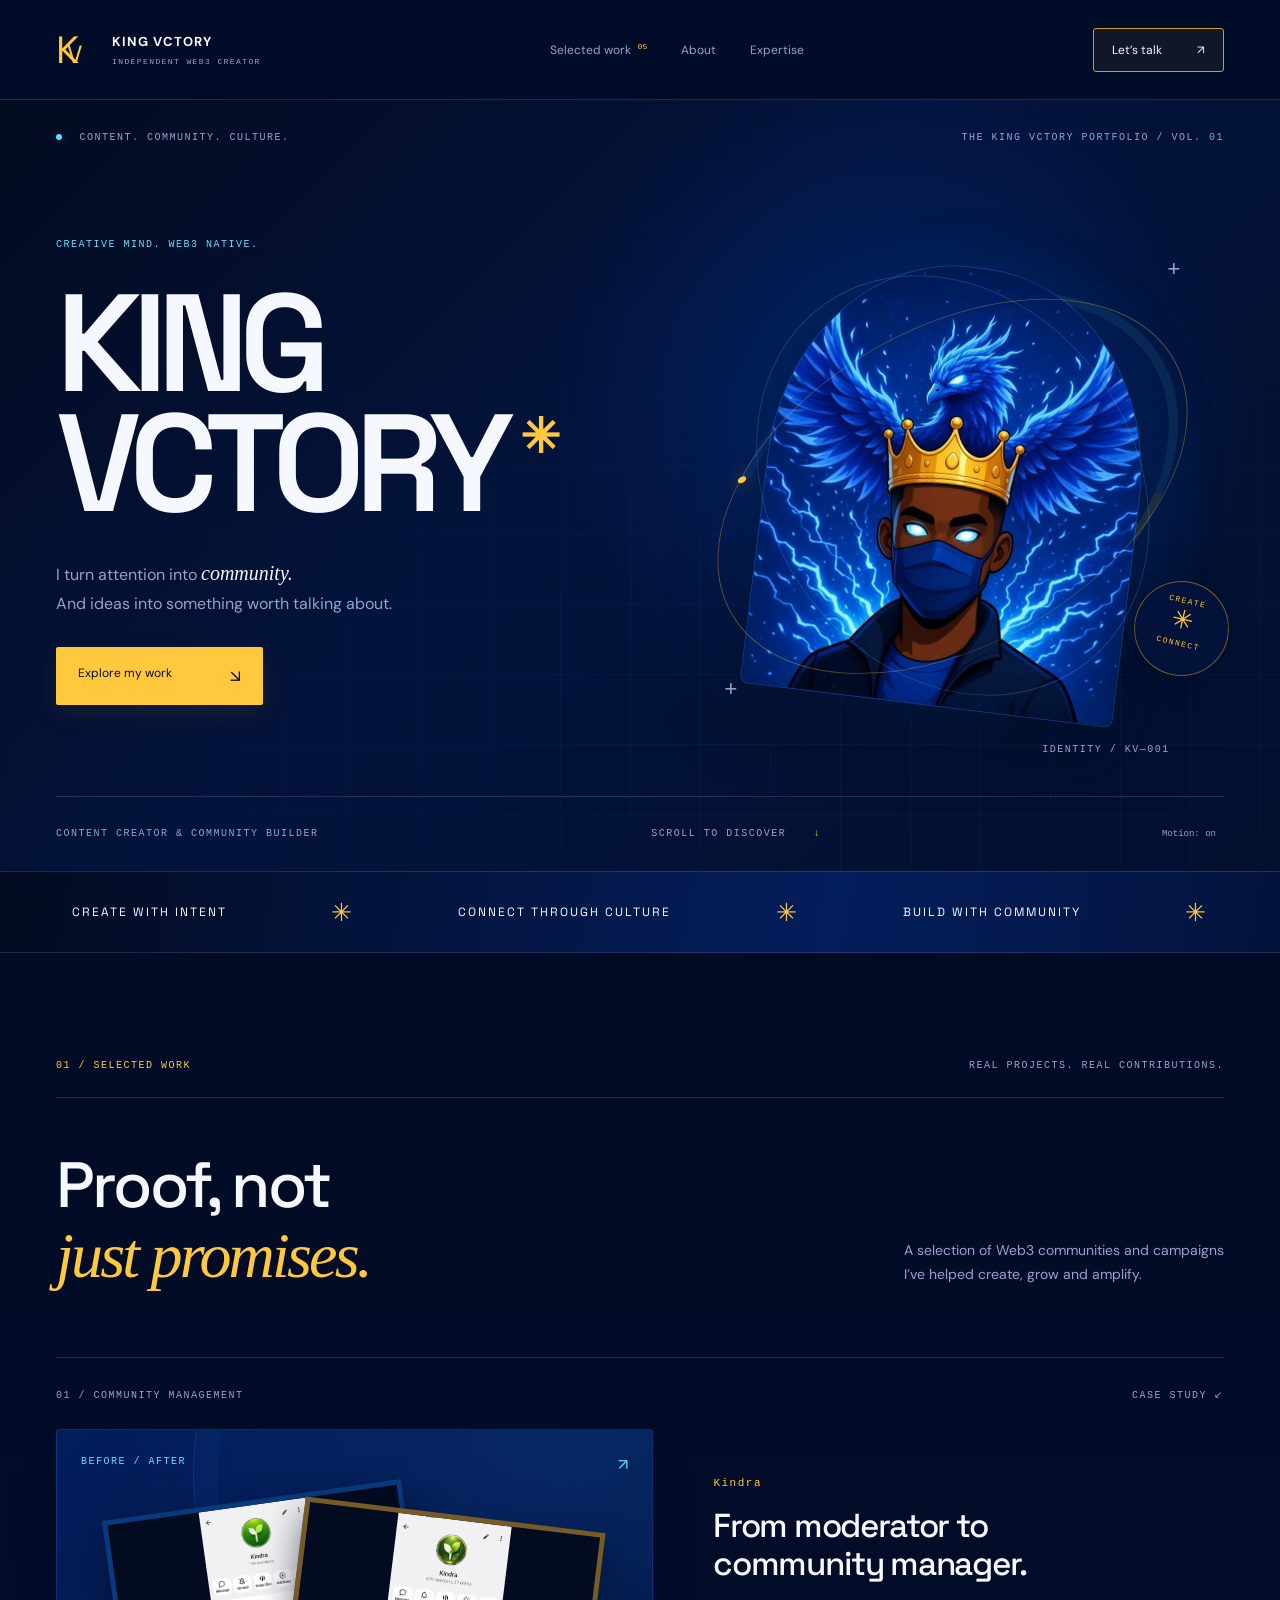
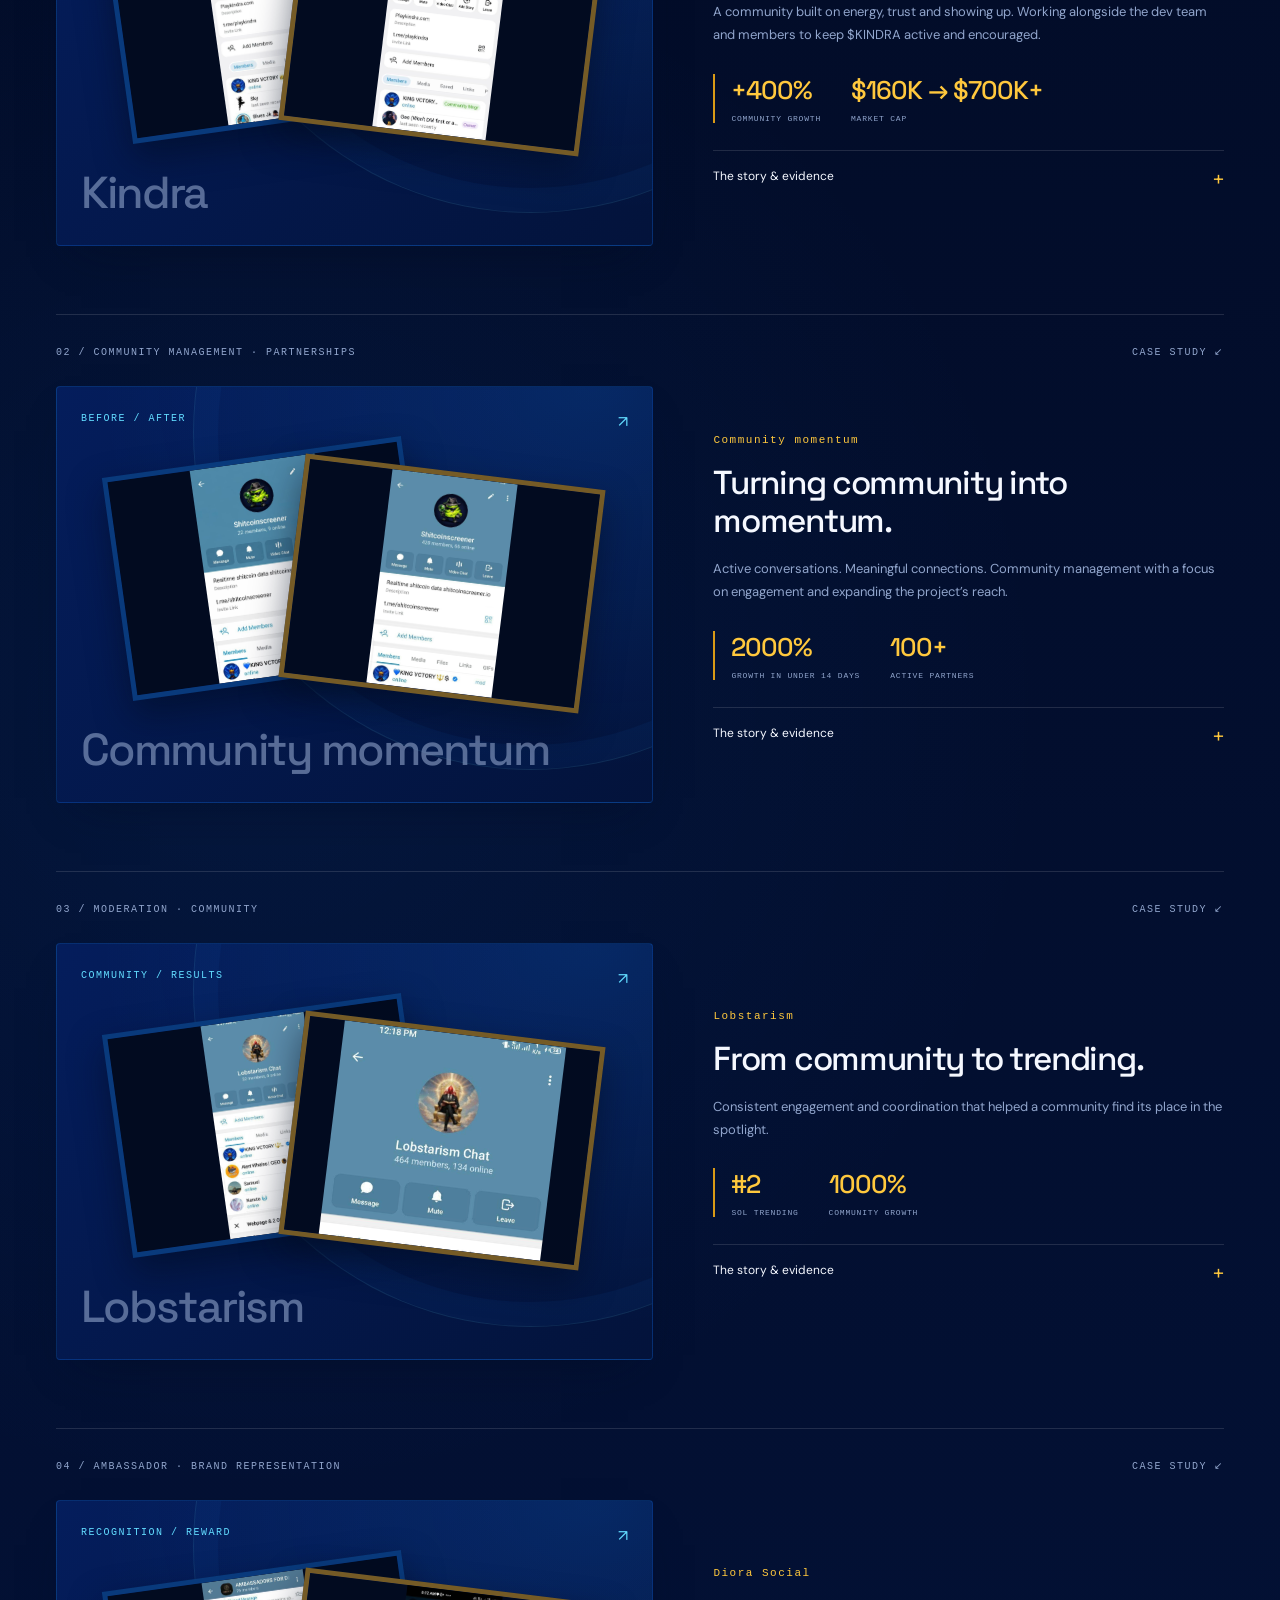
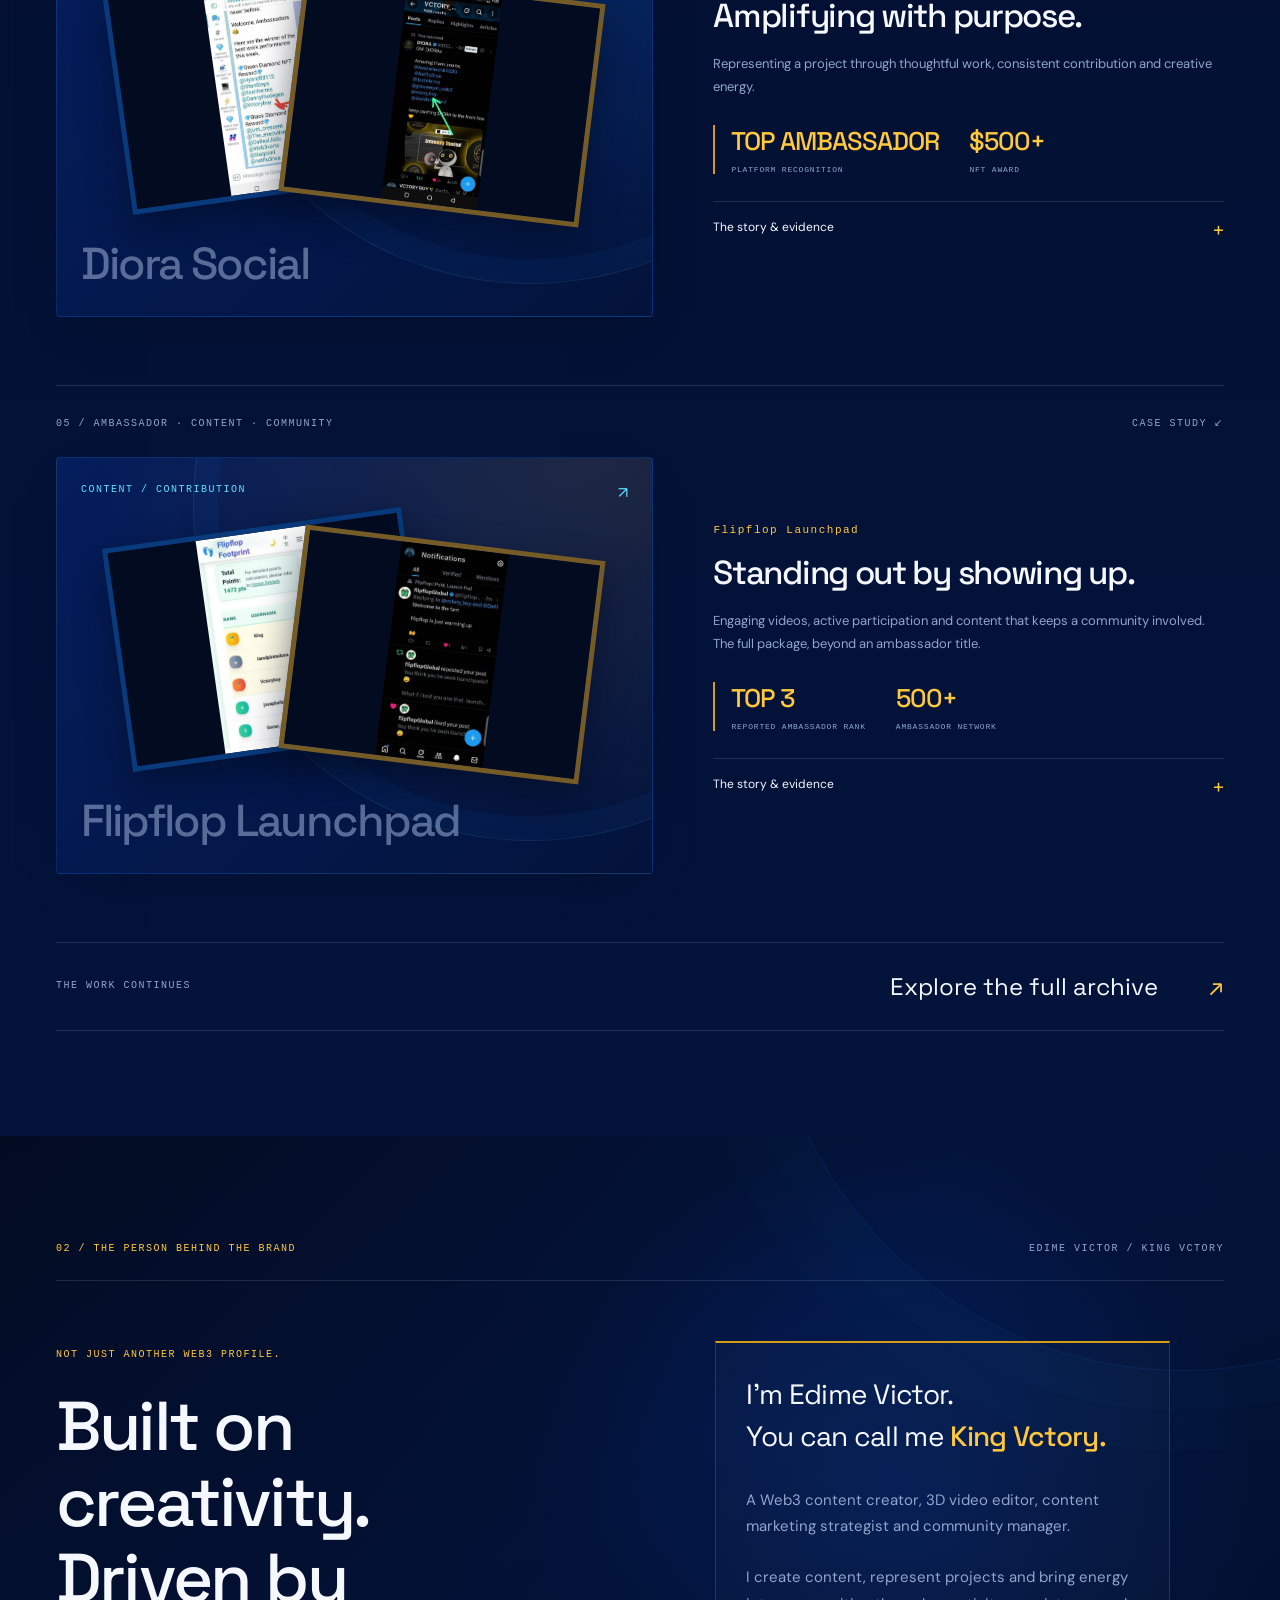
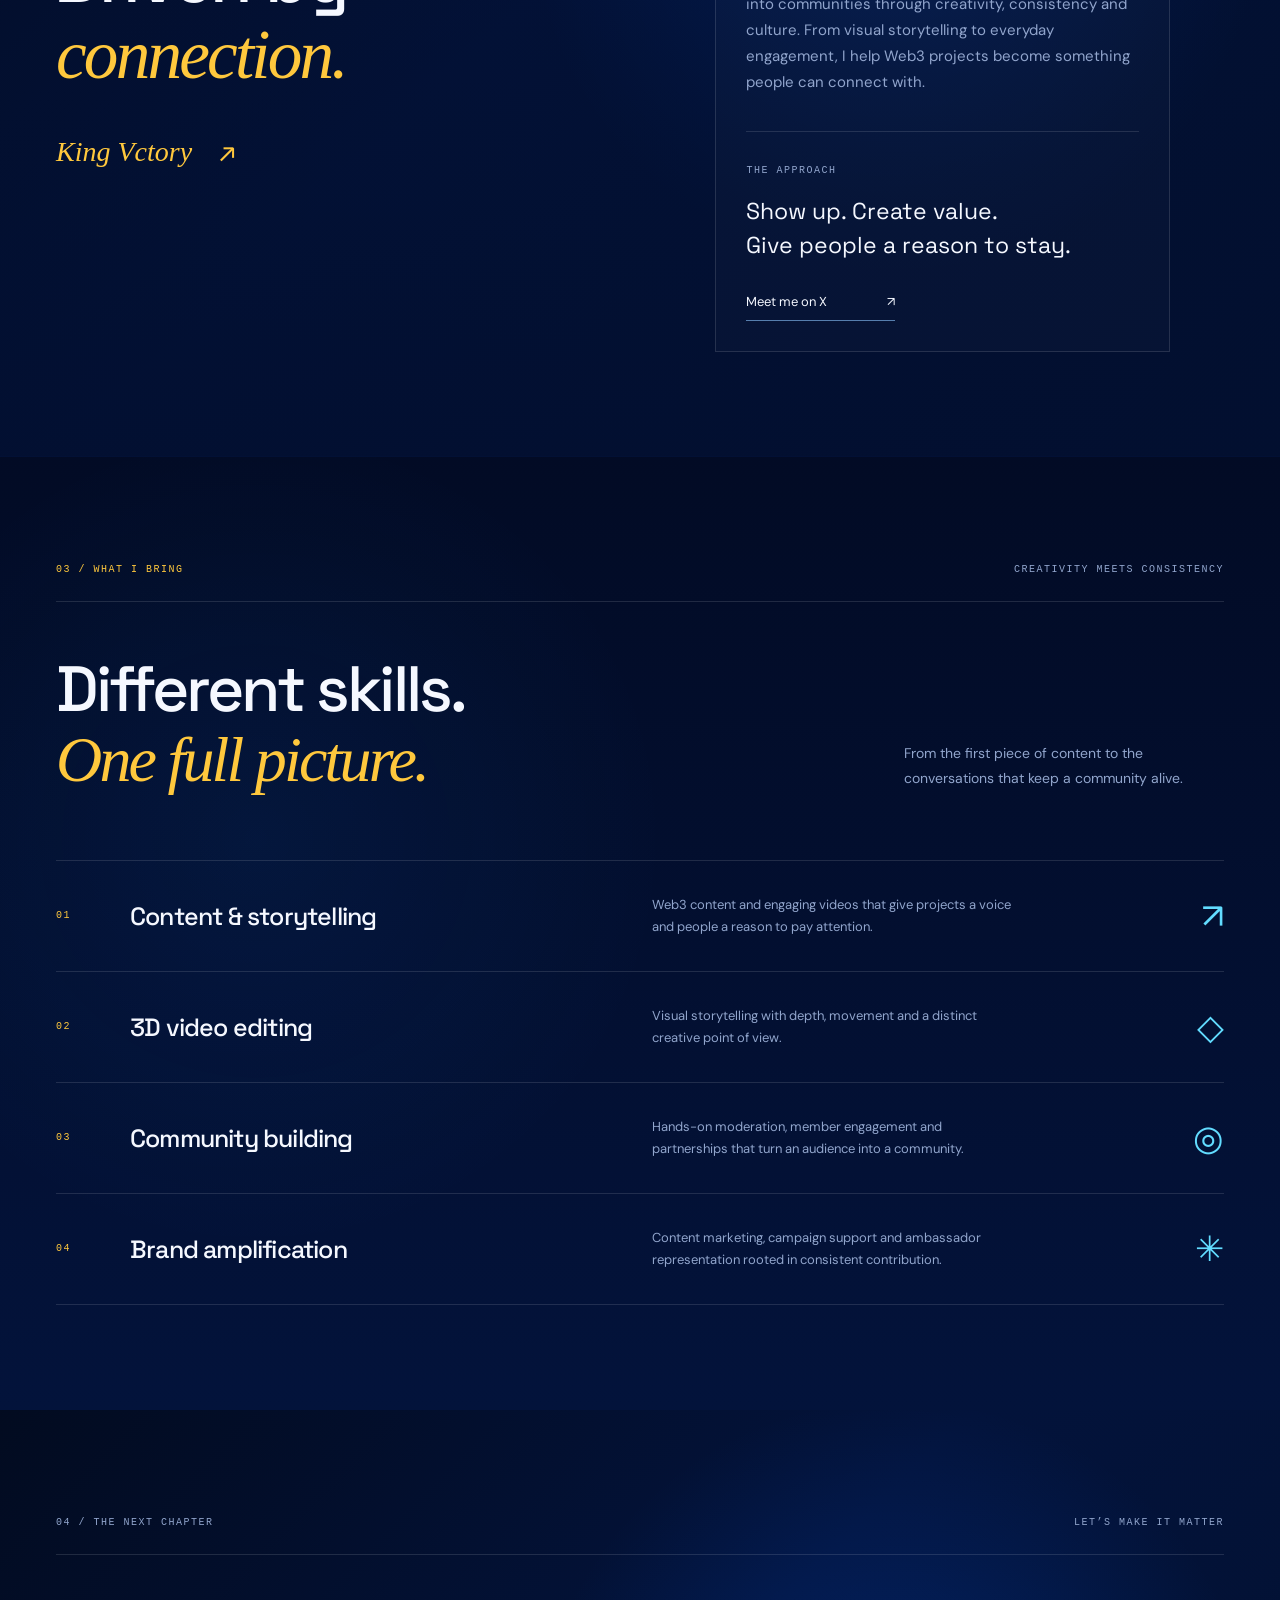
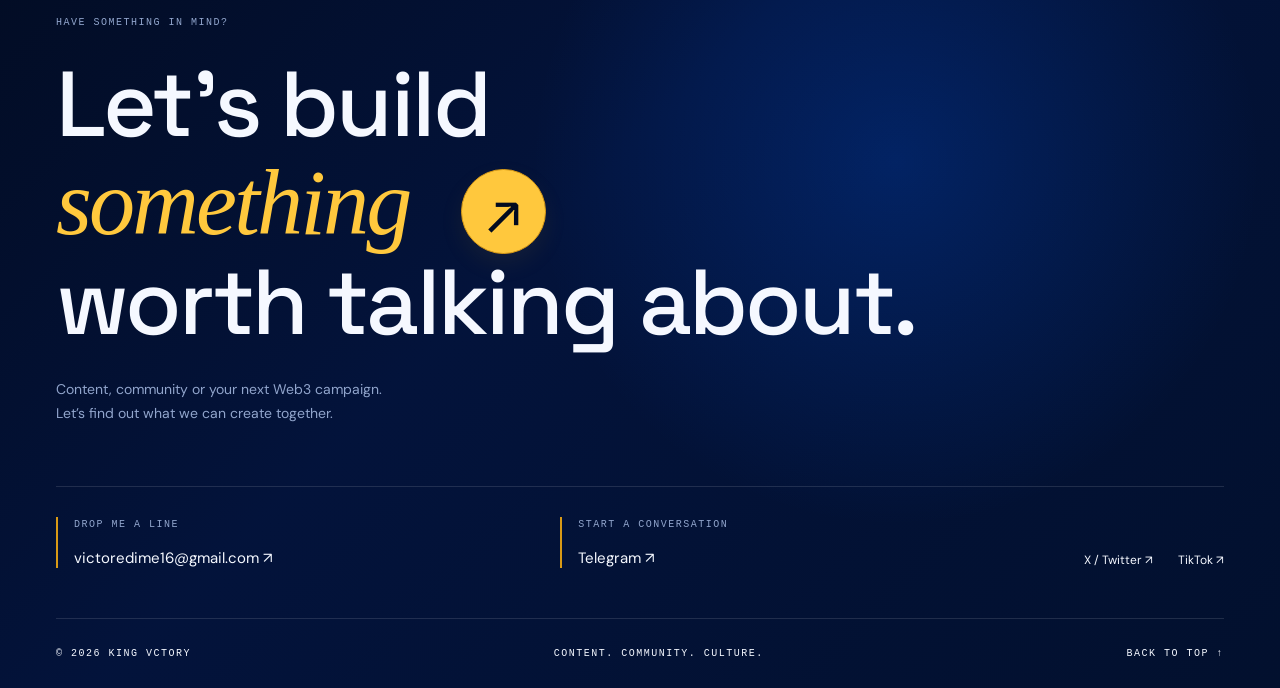
<file: index.html>
﻿<!DOCTYPE html>
<html lang="en">
<head>
<meta charset="UTF-8">
<meta name="viewport" content="width=device-width, initial-scale=1">
<meta name="theme-color" content="#03133b">
<title>King Vctory — Content. Community. Culture.</title>
<meta name="description" content="Edime Victor, known as King Vctory. Web3 content creator, 3D video editor, community manager and content marketing strategist. Explore selected work and collaborations.">
<meta property="og:title" content="King Vctory — Content. Community. Culture.">
<meta property="og:description" content="Turning attention into community. Selected Web3 projects by Edime Victor.">
<meta property="og:type" content="website">
<link rel="icon" href="favicon.svg" type="image/svg+xml">
<link rel="preconnect" href="https://fonts.googleapis.com">
<link rel="preconnect" href="https://fonts.gstatic.com" crossorigin>
<link href="https://fonts.googleapis.com/css2?family=DM+Sans:wght@400;450;500;600;700&family=Space+Grotesk:wght@400;500;600;700&display=swap" rel="stylesheet">
<link rel="stylesheet" href="style.css">
<script src="script.js" defer>
</script>
</head>
<body>
<a class="skip-link" href="#main">Skip to content</a>
<header class="navbar">
<a href="#home" class="brand" aria-label="King Vctory home">
<span class="brand-mark">K<span>V</span>
</span>
<span>KING VCTORY<span class="brand-sub">INDEPENDENT WEB3 CREATOR</span>
</span>
</a>
<nav aria-label="Main navigation">
<a href="#work">Selected work <sup>05</sup>
</a>
<a href="#about">About</a>
<a href="#services">Expertise</a>
</nav>
<a class="nav-contact" href="#contact">Let’s talk <span>↗</span>
</a>
</header>
<main id="main">
<section class="hero wrap" id="home" aria-labelledby="hero-title">
<div class="hero-top mono">
<span>
<i class="status-dot">
</i> CONTENT. COMMUNITY. CULTURE.</span>
<span class="hero-edition">THE KING VCTORY PORTFOLIO / VOL. 01</span>
</div>
<div class="hero-stage">
<div class="hero-copy">
<p class="eyebrow">CREATIVE MIND. WEB3 NATIVE.</p>
<h1 id="hero-title">
<span class="title-line">KING</span>
<span class="title-line title-second">VCTORY<span class="title-star" aria-hidden="true">✳</span>
</span>
</h1>
<p class="hero-description">I turn attention into <em>community.</em>
<br>And ideas into something worth talking about.</p>
<a href="#work" class="button magnetic">Explore my work <span>↘</span>
</a>
</div>
<div class="hero-art" aria-label="King Vctory character artwork">
<div class="art-grid" aria-hidden="true">
</div>
<div class="orbit orbit-one" aria-hidden="true">
</div>
<div class="orbit orbit-two" aria-hidden="true">
</div>
<div class="portrait">
<img src="king.jpg" alt="King Vctory’s crowned, blue-masked character with a phoenix" width="1024" height="1024" fetchpriority="high">
</div>
<span class="art-cross cross-one" aria-hidden="true">+</span>
<span class="art-cross cross-two" aria-hidden="true">+</span>
<span class="art-caption mono">IDENTITY / KV—001</span>
<span class="art-seal mono">CREATE<br>
<span>✳</span>
<br>CONNECT</span>
</div>
</div>
<div class="hero-bottom mono">
<span>CONTENT CREATOR & COMMUNITY BUILDER</span>
<a href="#about">SCROLL TO DISCOVER <span>↓</span>
</a>
<button id="motion-toggle" type="button" aria-pressed="false" hidden>Motion: on</button>
</div>
</section>
<div class="discipline-strip" aria-hidden="true">
<span>CREATE WITH INTENT</span>
<i>✳</i>
<span>CONNECT THROUGH CULTURE</span>
<i>✳</i>
<span>BUILD WITH COMMUNITY</span>
<i>✳</i>
</div>
<section id="work" class="work wrap section-space">
<div class="section-label mono">
<span>01 / SELECTED WORK</span>
<span>REAL PROJECTS. REAL CONTRIBUTIONS.</span>
</div>
<div class="section-heading reveal">
<h2>Proof, not<br>
<em>just promises.</em>
</h2>
<p>A selection of Web3 communities and campaigns I’ve helped create, grow and amplify.</p>
</div>
<div class="projects">
<article class="project reveal" id="project-1">
<div class="project-top">
<span class="mono">01 / COMMUNITY MANAGEMENT</span>
<span class="mono">CASE STUDY ↙</span>
</div>
<div class="project-layout">
<div class="project-visual crown">
<div class="visual-heading">
<span class="mono">BEFORE / AFTER</span>
<span aria-hidden="true">↗</span>
</div>
<div class="evidence-stack">
<a class="evidence evidence-0" href="kindra-before.jpg" data-viewer aria-label="Enlarge: Kindra community before growth">
<img src="kindra-before.jpg" alt="Kindra community before growth" loading="lazy" width="600" height="500">
<span>VIEW EVIDENCE ↗</span>
</a>
<a class="evidence evidence-1" href="kindra-after.jpg" data-viewer aria-label="Enlarge: Kindra community after growth">
<img src="kindra-after.jpg" alt="Kindra community after growth" loading="lazy" width="600" height="500">
<span>VIEW EVIDENCE ↗</span>
</a>
</div>
<span class="visual-name" aria-hidden="true">Kindra</span>
</div>
<div class="project-copy">
<span class="eyebrow">Kindra</span>
<h3>From moderator to community manager.</h3>
<p>A community built on energy, trust and showing up. Working alongside the dev team and members to keep $KINDRA active and encouraged.</p>
<dl class="metrics">
<div>
<dt>COMMUNITY GROWTH</dt>
<dd>+400%</dd>
</div>
<div>
<dt>MARKET CAP</dt>
<dd>$160K → $700K+</dd>
</div>
</dl>
<details>
<summary>The story & evidence <span>+</span>
</summary>
<div class="case-body">
<p>Entered as a moderator and became Community Manager, helping drive a 400% increase in community growth in less than a month. Working alongside the dev team and community, we pushed $KINDRA from a $160K market cap to $700K+.</p>
<div class="evidence-links">
<a href="kindra-before.jpg" data-viewer>Kindra community before growth ↗</a>
<a href="kindra-after.jpg" data-viewer>Kindra community after growth ↗</a>
</div>
</div>
</details>
</div>
</div>
</article>
<article class="project reveal" id="project-2">
<div class="project-top">
<span class="mono">02 / COMMUNITY MANAGEMENT · PARTNERSHIPS</span>
<span class="mono">CASE STUDY ↙</span>
</div>
<div class="project-layout">
<div class="project-visual royal">
<div class="visual-heading">
<span class="mono">BEFORE / AFTER</span>
<span aria-hidden="true">↗</span>
</div>
<div class="evidence-stack">
<a class="evidence evidence-0" href="project-2-before.jpg" data-viewer aria-label="Enlarge: Community before growth">
<img src="project-2-before.jpg" alt="Community before growth" loading="lazy" width="600" height="500">
<span>VIEW EVIDENCE ↗</span>
</a>
<a class="evidence evidence-1" href="project-2-after.jpg" data-viewer aria-label="Enlarge: Community after growth">
<img src="project-2-after.jpg" alt="Community after growth" loading="lazy" width="600" height="500">
<span>VIEW EVIDENCE ↗</span>
</a>
</div>
<span class="visual-name" aria-hidden="true">Community momentum</span>
</div>
<div class="project-copy">
<span class="eyebrow">Community momentum</span>
<h3>Turning community into momentum.</h3>
<p>Active conversations. Meaningful connections. Community management with a focus on engagement and expanding the project’s reach.</p>
<dl class="metrics">
<div>
<dt>GROWTH IN UNDER 14 DAYS</dt>
<dd>2000%</dd>
</div>
<div>
<dt>ACTIVE PARTNERS</dt>
<dd>100+</dd>
</div>
</dl>
<details>
<summary>The story & evidence <span>+</span>
</summary>
<div class="case-body">
<p>While managing the community, growth went up by 2000% in under 14 days. Beyond moderation, I brought in 100+ active partners, helping extend the project’s reach and create a more active, connected ecosystem.</p>
<div class="evidence-links">
<a href="project-2-before.jpg" data-viewer>Community before growth ↗</a>
<a href="project-2-after.jpg" data-viewer>Community after growth ↗</a>
</div>
</div>
</details>
</div>
</div>
</article>
<article class="project reveal" id="project-3">
<div class="project-top">
<span class="mono">03 / MODERATION · COMMUNITY</span>
<span class="mono">CASE STUDY ↙</span>
</div>
<div class="project-layout">
<div class="project-visual electric">
<div class="visual-heading">
<span class="mono">COMMUNITY / RESULTS</span>
<span aria-hidden="true">↗</span>
</div>
<div class="evidence-stack">
<a class="evidence evidence-0" href="project-3-before.jpg" data-viewer aria-label="Enlarge: Lobstarism before growth">
<img src="project-3-before.jpg" alt="Lobstarism before growth" loading="lazy" width="600" height="500">
<span>VIEW EVIDENCE ↗</span>
</a>
<a class="evidence evidence-1" href="project-3-after.jpg" data-viewer aria-label="Enlarge: Lobstarism growth results">
<img src="project-3-after.jpg" alt="Lobstarism growth results" loading="lazy" width="600" height="500">
<span>VIEW EVIDENCE ↗</span>
</a>
</div>
<span class="visual-name" aria-hidden="true">Lobstarism</span>
</div>
<div class="project-copy">
<span class="eyebrow">Lobstarism</span>
<h3>From community to trending.</h3>
<p>Consistent engagement and coordination that helped a community find its place in the spotlight.</p>
<dl class="metrics">
<div>
<dt>SOL TRENDING</dt>
<dd>#2</dd>
</div>
<div>
<dt>COMMUNITY GROWTH</dt>
<dd>1000%</dd>
</div>
</dl>
<details>
<summary>The story & evidence <span>+</span>
</summary>
<div class="case-body">
<p>Hired as a Moderator for Lobstarism, I helped push the project to #2 on Sol Trending through consistent community activity, engagement and coordination. The community grew by 1000% from when I was hired, with real and active members.</p>
<div class="evidence-links">
<a href="project-3-before.jpg" data-viewer>Lobstarism before growth ↗</a>
<a href="project-3-after.jpg" data-viewer>Lobstarism growth results ↗</a>
<a href="project-3-extra.jpg" data-viewer>Additional Lobstarism results ↗</a>
</div>
</div>
</details>
</div>
</div>
</article>
<article class="project reveal" id="project-4">
<div class="project-top">
<span class="mono">04 / AMBASSADOR · BRAND REPRESENTATION</span>
<span class="mono">CASE STUDY ↙</span>
</div>
<div class="project-layout">
<div class="project-visual deep">
<div class="visual-heading">
<span class="mono">RECOGNITION / REWARD</span>
<span aria-hidden="true">↗</span>
</div>
<div class="evidence-stack">
<a class="evidence evidence-0" href="project-4-before.jpg" data-viewer aria-label="Enlarge: Diora Social ambassador recognition">
<img src="project-4-before.jpg" alt="Diora Social ambassador recognition" loading="lazy" width="600" height="500">
<span>VIEW EVIDENCE ↗</span>
</a>
<a class="evidence evidence-1" href="project-4-after.jpg" data-viewer aria-label="Enlarge: Diora Social contribution recognition">
<img src="project-4-after.jpg" alt="Diora Social contribution recognition" loading="lazy" width="600" height="500">
<span>VIEW EVIDENCE ↗</span>
</a>
</div>
<span class="visual-name" aria-hidden="true">Diora Social</span>
</div>
<div class="project-copy">
<span class="eyebrow">Diora Social</span>
<h3>Amplifying with purpose.</h3>
<p>Representing a project through thoughtful work, consistent contribution and creative energy.</p>
<dl class="metrics">
<div>
<dt>PLATFORM RECOGNITION</dt>
<dd>TOP AMBASSADOR</dd>
</div>
<div>
<dt>NFT AWARD</dt>
<dd>$500+</dd>
</div>
</dl>
<details>
<summary>The story & evidence <span>+</span>
</summary>
<div class="case-body">
<p>As an Ambassador for Diora_Social, my consistency and contribution earned recognition as one of the platform’s best-performing Ambassadors. I received an NFT worth $500+ in recognition of the work.</p>
<div class="evidence-links">
<a href="project-4-before.jpg" data-viewer>Diora Social ambassador recognition ↗</a>
<a href="project-4-after.jpg" data-viewer>Diora Social contribution recognition ↗</a>
<a href="project-4-extra.jpg" data-viewer>Diora Social NFT reward ↗</a>
</div>
</div>
</details>
</div>
</div>
</article>
<article class="project reveal" id="project-5">
<div class="project-top">
<span class="mono">05 / AMBASSADOR · CONTENT · COMMUNITY</span>
<span class="mono">CASE STUDY ↙</span>
</div>
<div class="project-layout">
<div class="project-visual gold">
<div class="visual-heading">
<span class="mono">CONTENT / CONTRIBUTION</span>
<span aria-hidden="true">↗</span>
</div>
<div class="evidence-stack">
<a class="evidence evidence-0" href="project-5-image-1.jpg" data-viewer aria-label="Enlarge: Flipflop Launchpad ambassador work">
<img src="project-5-image-1.jpg" alt="Flipflop Launchpad ambassador work" loading="lazy" width="600" height="500">
<span>VIEW EVIDENCE ↗</span>
</a>
<a class="evidence evidence-1" href="project-5-image-2.jpg" data-viewer aria-label="Enlarge: Flipflop Launchpad ambassador achievement">
<img src="project-5-image-2.jpg" alt="Flipflop Launchpad ambassador achievement" loading="lazy" width="600" height="500">
<span>VIEW EVIDENCE ↗</span>
</a>
</div>
<span class="visual-name" aria-hidden="true">Flipflop Launchpad</span>
</div>
<div class="project-copy">
<span class="eyebrow">Flipflop Launchpad</span>
<h3>Standing out by showing up.</h3>
<p>Engaging videos, active participation and content that keeps a community involved. The full package, beyond an ambassador title.</p>
<dl class="metrics">
<div>
<dt>REPORTED AMBASSADOR RANK</dt>
<dd>TOP 3</dd>
</div>
<div>
<dt>AMBASSADOR NETWORK</dt>
<dd>500+</dd>
</div>
</dl>
<details>
<summary>The story & evidence <span>+</span>
</summary>
<div class="case-body">
<p>As an Ambassador for Flipflop Launchpad, I ranked in the top 3 among 500+ Ambassadors in the original portfolio. This came from highly active, engaging videos and content, keeping the community involved and representing the project wherever I could add value.</p>
<div class="evidence-links">
<a href="project-5-image-1.jpg" data-viewer>Flipflop Launchpad ambassador work ↗</a>
<a href="project-5-image-2.jpg" data-viewer>Flipflop Launchpad ambassador achievement ↗</a>
</div>
</div>
</details>
</div>
</div>
</article>
</div>
<a class="archive-link" href="https://t.me/KINGVICTORY_PROOFOFWORK" target="_blank" rel="noopener noreferrer">
<span class="mono">THE WORK CONTINUES</span>
<span>Explore the full archive <span>↗</span>
</span>
</a>
</section>
<section id="about" class="about section-space">
<div class="wrap">
<div class="section-label mono">
<span>02 / THE PERSON BEHIND THE BRAND</span>
<span>EDIME VICTOR / KING VCTORY</span>
</div>
<div class="about-grid">
<div class="about-heading reveal">
<span class="eyebrow">NOT JUST ANOTHER WEB3 PROFILE.</span>
<h2>Built on<br>creativity.<br>Driven by<br>
<em>connection.</em>
</h2>
<div class="signature">King Vctory <span>↗</span>
</div>
</div>
<div class="about-copy reveal">
<p class="large-copy">I’m Edime Victor.<br>You can call me <strong>King Vctory.</strong>
</p>
<p>A Web3 content creator, 3D video editor, content marketing strategist and community manager.</p>
<p>I create content, represent projects and bring energy into communities through creativity, consistency and culture. From visual storytelling to everyday engagement, I help Web3 projects become something people can connect with.</p>
<div class="principle">
<span class="mono">THE APPROACH</span>
<p>Show up. Create value.<br>Give people a reason to stay.</p>
</div>
<a class="text-link" href="https://x.com/KINGVCTORY" target="_blank" rel="noopener noreferrer">Meet me on X <span>↗</span>
</a>
</div>
</div>
</div>
</section>
<section id="services" class="expertise wrap section-space">
<div class="section-label mono">
<span>03 / WHAT I BRING</span>
<span>CREATIVITY MEETS CONSISTENCY</span>
</div>
<div class="section-heading reveal">
<h2>Different skills.<br>
<em>One full picture.</em>
</h2>
<p>From the first piece of content to the conversations that keep a community alive.</p>
</div>
<div class="expertise-list">
<article class="expertise-row reveal">
<span class="mono">01</span>
<h3>Content & storytelling</h3>
<p>Web3 content and engaging videos that give projects a voice and people a reason to pay attention.</p>
<span class="service-symbol" aria-hidden="true">↗</span>
</article>
<article class="expertise-row reveal">
<span class="mono">02</span>
<h3>3D video editing</h3>
<p>Visual storytelling with depth, movement and a distinct creative point of view.</p>
<span class="service-symbol" aria-hidden="true">◇</span>
</article>
<article class="expertise-row reveal">
<span class="mono">03</span>
<h3>Community building</h3>
<p>Hands-on moderation, member engagement and partnerships that turn an audience into a community.</p>
<span class="service-symbol" aria-hidden="true">◎</span>
</article>
<article class="expertise-row reveal">
<span class="mono">04</span>
<h3>Brand amplification</h3>
<p>Content marketing, campaign support and ambassador representation rooted in consistent contribution.</p>
<span class="service-symbol" aria-hidden="true">✳</span>
</article>
</div>
</section>
<section id="contact" class="contact section-space">
<div class="wrap">
<div class="section-label mono">
<span>04 / THE NEXT CHAPTER</span>
<span>LET’S MAKE IT MATTER</span>
</div>
<div class="contact-heading reveal">
<p class="eyebrow">HAVE SOMETHING IN MIND?</p>
<h2>Let’s build<br>
<em>something</em> <a class="contact-arrow magnetic" href="mailto:victoredime16@gmail.com" aria-label="Email King Vctory">↗</a>
<br>worth talking about.</h2>
<p>Content, community or your next Web3 campaign.<br>Let’s find out what we can create together.</p>
</div>
<div class="contact-links">
<a href="mailto:victoredime16@gmail.com">
<span class="mono">DROP ME A LINE</span>
<span>victoredime16@gmail.com ↗</span>
</a>
<a href="https://t.me/KINGVCTORY" target="_blank" rel="noopener noreferrer">
<span class="mono">START A CONVERSATION</span>
<span>Telegram ↗</span>
</a>
<div class="social-links">
<a href="https://x.com/KINGVCTORY" target="_blank" rel="noopener noreferrer">X / Twitter ↗</a>
<a href="https://www.tiktok.com/@kingvctory" target="_blank" rel="noopener noreferrer">TikTok ↗</a>
</div>
</div>
<footer class="mono">
<a href="#home">© <span id="year">2026</span> KING VCTORY</a>
<span>CONTENT. COMMUNITY. CULTURE.</span>
<a href="#home">BACK TO TOP ↑</a>
</footer>
</div>
</section>
</main>
<dialog id="image-viewer" aria-labelledby="viewer-caption">
<button class="viewer-close" type="button" aria-label="Close image viewer">Close ×</button>
<img alt="">
<p id="viewer-caption">
</p>
</dialog>
</body>
</html>
</file>
<file: style.css>
/* King Vctory — original deployed navy, electric blue and gold identity. */
:root {
  --bg:#03133b;
  --surface:#041d5c;
  --text:#f5f8ff;
  --muted:#91a5cc;
  --accent:#ffc83d;
  --line:rgba(255,255,255,.12);
  --display:'Space Grotesk',Arial,sans-serif;
  --body:'DM Sans',Arial,sans-serif
}
* {
  box-sizing:border-box
}
html {
  scroll-behavior:smooth;
  scroll-padding-top:100px
}
body {
  margin:0;
  background:var(--bg);
  color:var(--text);
  font-family:var(--body);
  -webkit-font-smoothing:antialiased
}
body.modal-open {
  overflow:hidden
}
a {
  color:inherit;
  text-decoration:none
}
button {
  font:inherit;
  color:inherit
}
button,a,summary {
  -webkit-tap-highlight-color:transparent
}
button,summary {
  cursor:pointer
}
button {
  background:none;
  border:0
}
a:focus-visible,button:focus-visible,summary:focus-visible {
  outline:2px solid var(--accent);
  outline-offset:6px
}
::selection {
  background:var(--accent);
  color:var(--bg)
}
img {
  display:block;
  max-width:100%
}
p {
  line-height:1.75
}
h1,h2,h3,p {
  margin:0
}
h1,h2,h3 {
  font-family:var(--display);
  font-weight:500
}
em {
  font-family:Georgia,serif;
  font-weight:400;
  color:var(--accent)
}
.wrap {
  width:calc(100% - 112px);
  max-width:1440px;
  margin-inline:auto
}
.mono,.eyebrow {
  font-family:monospace;
  font-size:10px;
  letter-spacing:1.5px;
  line-height:1.6
}
.eyebrow {
  color:var(--accent)
}
.skip-link {
  position:fixed;
  top:-80px;
  left:20px;
  background:var(--accent);
  color:var(--ink);
  padding:15px;
  z-index:100
}
.skip-link:focus {
  top:10px
}
.navbar {
  height:100px;
  padding:0 56px;
  display:flex;
  align-items:center;
  justify-content:space-between;
  border-bottom:1px solid var(--line);
  gap:25px;
  background:var(--bg);
  position:relative;
  z-index:5
}
.brand {
  display:flex;
  gap:13px;
  align-items:center;
  font-size:13px;
  font-weight:700;
  letter-spacing:1px
}
.brand-sub {
  display:block;
  color:var(--muted);
  font:8px monospace;
  letter-spacing:1.4px;
  margin-top:7px
}
.brand-mark {
  font:38px var(--display);
  letter-spacing:-12px;
  width:43px;
  color:var(--accent)
}
.brand-mark span {
  font-size:25px
}
.navbar nav {
  display:flex;
  gap:34px;
  font-size:12px;
  color:#e1efff
}
.navbar nav a:hover,.text-link:hover {
  color:var(--accent)
}
sup {
  font:8px monospace;
  color:var(--accent);
  margin-left:4px
}
.nav-contact {
  border:1px solid #91caff99;
  padding:13px 18px;
  border-radius:3px;
  font-size:12px;
  display:flex;
  gap:35px
}
.nav-contact:hover {
  background:var(--accent);
  color:var(--bg)
}
.hero-top {
  display:flex;
  justify-content:space-between;
  color:var(--muted);
  padding:30px 0
}
.status-dot {
  display:inline-block;
  width:6px;
  height:6px;
  background:var(--accent);
  border-radius:50%;
  margin-right:10px
}
.hero-stage {
  position:relative;
  min-height:620px;
  display:grid;
  grid-template-columns:1.15fr 1fr;
  align-items:center
}
.hero-copy {
  position:relative;
  z-index:2;
  padding:35px 0 65px;
  pointer-events:none
}
.hero-copy a {
  pointer-events:auto
}
.hero h1 {
  font-size:clamp(82px,10.8vw,166px);
  line-height:.87;
  letter-spacing:-.075em;
  margin:30px 0 32px;
  font-weight:600
}
.title-line {
  display:block
}
.title-second {
  white-space:nowrap
}
.title-star {
  font-size:.35em;
  vertical-align:top;
  line-height:1.4;
  color:var(--accent);
  display:inline-block;
  margin-left:15px
}
.hero-description {
  color:#dcecff;
  font-size:16px;
  line-height:1.7
}
.hero-description em {
  font-size:20px;
  color:var(--text)
}
.button {
  display:inline-flex;
  background:var(--gold);
  color:#011955;
  gap:58px;
  padding:18px 22px;
  font-size:12px;
  margin-top:30px;
  border-radius:2px;
  transition:background .2s,transform .25s
}
.button:hover {
  background:#ffdf73
}
.button span {
  font-size:17px
}
.hero-art {
  position:relative;
  min-width:0;
  aspect-ratio:1;
  display:grid;
  place-items:center;
  perspective:900px;
  isolation:isolate
}
.art-grid {
  position:absolute;
  inset:0;
  background-image:linear-gradient(#8ddcff20 1px,transparent 1px),linear-gradient(90deg,#8ddcff20 1px,transparent 1px);
  background-size:52px 52px;
  mask-image:radial-gradient(ellipse,#000,transparent 70%)
}
.portrait {
  width:69%;
  aspect-ratio:.85;
  border-radius:48% 48% 8px 8px;
  overflow:hidden;
  transform:rotate(7deg);
  border:1px solid #f9c72c99;
  box-shadow:0 25px 75px #01237355;
  transition:transform .6s cubic-bezier(.2,.7,.2,1)
}
.portrait img {
  height:100%;
  width:100%;
  object-fit:cover;
  filter:none;
  opacity:1
}
.orbit {
  position:absolute;
  inset:3%;
  border:1px solid #f9c72c99;
  border-radius:50%;
  pointer-events:none;
  z-index:2
}
.orbit-one {
  transform:rotate(-30deg) scaleY(.62);
  animation:orbit 26s linear infinite
}
.orbit-two {
  inset:9%;
  transform:rotate(55deg) scaleY(.82);
  border-color:#94dfff88
}
.orbit-one:after {
  content:'';
  width:9px;
  height:9px;
  border-radius:50%;
  background:var(--accent);
  position:absolute;
  left:14%;
  top:14%;
  box-shadow:0 0 20px #f9c72c99
}
.art-cross {
  position:absolute;
  color:#a9eaff;
  font:22px monospace
}
.cross-one {
  top:8%;
  right:8%
}
.cross-two {
  bottom:10%;
  left:8%
}
.art-caption {
  position:absolute;
  bottom:0;
  right:10%;
  color:var(--muted)
}
.art-seal {
  position:absolute;
  right:-5px;
  bottom:15%;
  border:1px solid #f9c72c;
  background:var(--bg);
  border-radius:50%;
  width:95px;
  height:95px;
  text-align:center;
  padding:13px;
  font-size:8px;
  transform:rotate(13deg)
}
.art-seal span {
  font-size:26px;
  line-height:1.15;
  color:var(--accent)
}
.hero-bottom {
  display:flex;
  justify-content:space-between;
  align-items:center;
  border-top:1px solid var(--line);
  padding:24px 0;
  color:var(--muted);
  gap:20px
}
.hero-bottom a span {
  margin-left:20px;
  color:var(--accent)
}
#motion-toggle {
  font:9px monospace;
  color:var(--muted);
  padding:8px
}
.discipline-strip {
  border-block:1px solid var(--line);
  background:#f9c72c;
  padding:24px 32px;
  display:flex;
  justify-content:space-around;
  gap:25px;
  align-items:center;
  font:12px var(--display);
  letter-spacing:2px
}
.discipline-strip i {
  color:var(--accent);
  font-size:25px;
  font-style:normal
}
.section-space {
  padding-top:105px;
  padding-bottom:105px
}
.section-label {
  display:flex;
  justify-content:space-between;
  color:var(--muted);
  gap:24px;
  border-bottom:1px solid var(--line);
  padding-bottom:23px
}
.section-label span:first-child {
  color:var(--accent)
}
.section-heading {
  display:flex;
  justify-content:space-between;
  align-items:end;
  gap:40px;
  margin:52px 0 65px
}
h2 {
  font-size:clamp(40px,5vw,76px);
  line-height:1.1;
  letter-spacing:-2.8px
}
.section-heading>p {
  max-width:320px;
  color:var(--muted);
  font-size:14px;
  padding-bottom:5px
}
.project {
  padding-top:30px;
  border-top:1px solid var(--line);
  margin-bottom:68px
}
.project-top {
  display:flex;
  justify-content:space-between;
  color:var(--muted);
  gap:20px;
  margin-bottom:25px
}
.project-layout {
  display:grid;
  grid-template-columns:1.17fr 1fr;
  gap:60px;
  align-items:center
}
.project-visual {
  min-height:400px;
  position:relative;
  overflow:hidden;
  background:#0951cd;
  padding:24px;
  display:flex;
  flex-direction:column;
  justify-content:space-between
}
.project-visual.royal {
  background:#0335ab
}
.project-visual.electric {
  background:#106fe7
}
.project-visual.deep {
  background:#022c8e
}
.project-visual.gold {
  background:#f9c72c
}
.visual-heading {
  display:flex;
  justify-content:space-between;
  position:relative;
  z-index:2;
  color:#f5faff
}
.evidence-stack {
  height:265px;
  position:relative;
  width:100%;
  max-width:530px;
  align-self:center;
  margin:12px 0
}
.evidence {
  width:57%;
  height:225px;
  position:absolute;
  top:12px;
  left:5%;
  transform:rotate(-8deg);
  background:#022c8e;
  box-shadow:0 18px 35px #01195544;
  border:5px solid #71b8ff;
  overflow:hidden;
  transition:transform .5s
}
.evidence img {
  width:100%;
  height:100%;
  object-fit:contain;
  background:#012373
}
.evidence-1 {
  left:38%;
  top:27px;
  transform:rotate(7deg);
  border-color:#f9c72c
}
.evidence span {
  position:absolute;
  bottom:0;
  left:0;
  right:0;
  font:9px monospace;
  background:#012373f2;
  color:var(--text);
  padding:10px;
  text-align:center;
  opacity:0;
  transition:opacity .3s
}
.evidence:hover,.evidence:focus-visible {
  transform:rotate(0) translateY(-8px);
  z-index:3
}
.evidence:hover span,.evidence:focus-visible span {
  opacity:1
}
.visual-name {
  font:500 clamp(26px,3.5vw,53px) var(--display);
  letter-spacing:-2px;
  color:#d9edff99;
  white-space:nowrap
}
.project-copy>.eyebrow {
  font-size:11px
}
.project h3 {
  font-size:clamp(25px,2.6vw,40px);
  line-height:1.15;
  letter-spacing:-1.3px;
  margin:14px 0 18px;
  max-width:430px
}
.project-copy>p,.case-body p {
  color:var(--muted);
  font-size:13px
}
.metrics {
  display:flex;
  gap:30px;
  margin:27px 0
}
.metrics>div {
  display:flex;
  flex-direction:column-reverse;
  gap:8px
}
.metrics dt {
  font:8px monospace;
  letter-spacing:.8px;
  color:var(--muted)
}
.metrics dd {
  margin:0;
  color:var(--accent);
  font:500 clamp(18px,2vw,28px) var(--display);
  letter-spacing:-1px
}
details {
  border-top:1px solid var(--line)
}
summary {
  list-style:none;
  display:flex;
  justify-content:space-between;
  font-size:12px;
  padding:17px 0
}
summary::-webkit-details-marker {
  display:none
}
summary span {
  font-size:20px;
  color:var(--accent);
  line-height:1;
  transition:transform .3s
}
details[open] summary span {
  transform:rotate(45deg)
}
.case-body {
  padding-bottom:12px
}
.evidence-links {
  display:grid;
  gap:10px;
  margin-top:15px;
  font-size:12px;
  text-decoration:underline;
  text-underline-offset:4px
}
.archive-link {
  border-block:1px solid var(--line);
  padding:28px 0;
  display:flex;
  justify-content:space-between;
  align-items:center;
  gap:20px
}
.archive-link>.mono {
  color:var(--muted)
}
.archive-link>span:last-child {
  font:24px var(--display)
}
.archive-link>span:last-child>span {
  margin-left:45px;
  color:var(--accent)
}
.about {
  background:#0951cd
}
.about-grid {
  display:grid;
  grid-template-columns:1.1fr 1fr;
  gap:100px;
  margin-top:60px
}
.about h2 {
  margin-top:25px;
  font-size:clamp(48px,5.4vw,82px)
}
.signature {
  font:italic 28px Georgia,serif;
  color:var(--accent);
  margin-top:40px
}
.signature span {
  font:28px var(--display);
  margin-left:20px
}
.about-copy {
  padding-top:15px;
  max-width:455px
}
.about-copy>p {
  font-size:15px;
  color:var(--muted);
  margin-bottom:25px
}
.about-copy>.large-copy {
  font:28px/1.5 var(--display);
  letter-spacing:-.7px;
  color:var(--text);
  margin-bottom:30px
}
.large-copy strong {
  font-weight:500;
  color:var(--accent)
}
.principle {
  border-top:1px solid var(--line);
  padding-top:25px;
  margin-top:35px
}
.principle>.mono {
  color:var(--muted)
}
.principle p {
  font:23px/1.5 var(--display);
  margin-top:15px
}
.text-link {
  display:inline-flex;
  gap:60px;
  margin-top:30px;
  font-size:13px;
  border-bottom:1px solid #8dc7ff99;
  padding-bottom:10px
}
.expertise-row {
  display:grid;
  grid-template-columns:50px 1fr 1fr 50px;
  gap:24px;
  align-items:center;
  padding:32px 0;
  border-top:1px solid var(--line);
  transition:padding .3s,background .3s
}
.expertise-row:last-child {
  border-bottom:1px solid var(--line)
}
.expertise-row>.mono {
  color:var(--accent)
}
.expertise-row h3 {
  font-size:25px;
  letter-spacing:-.8px
}
.expertise-row p {
  color:var(--muted);
  font-size:13px;
  max-width:360px
}
.service-symbol {
  font-size:35px;
  text-align:right;
  color:var(--accent)
}
.expertise-row:hover {
  background:#b9e5ff14;
  padding-inline:12px
}
.contact {
  background:#f9c72c;
  color:#011955;
  padding-bottom:0
}
.contact .section-label {
  border-color:#0335ab44;
  color:#022c8e
}
.contact .section-label span:first-child,.contact .eyebrow {
  color:#022c8e
}
.contact-heading {
  margin:60px 0
}
.contact h2 {
  font-size:clamp(43px,7.2vw,106px);
  line-height:1.06;
  margin:25px 0
}
.contact h2 em {
  color:inherit
}
.contact-arrow {
  display:inline-flex;
  align-items:center;
  justify-content:center;
  width:85px;
  height:85px;
  border:1px solid #0335ab88;
  border-radius:50%;
  font:60px var(--display);
  vertical-align:middle;
  margin-left:30px;
  transition:background .25s,transform .25s
}
.contact-arrow:hover {
  background:#011955;
  color:#f9c72c
}
.contact-heading>p:last-child {
  font-size:14px;
  color:#022c8e
}
.contact-links {
  display:grid;
  grid-template-columns:1.5fr 1fr 1fr;
  padding:30px 0 50px;
  border-top:1px solid #0335ab44;
  gap:25px
}
.contact-links>a {
  display:grid;
  gap:15px;
  align-content:start;
  font-size:15px
}
.contact-links .mono {
  color:#022c8e
}
.social-links {
  display:flex;
  gap:25px;
  justify-content:end;
  align-items:end;
  font-size:12px
}
.contact a:hover {
  text-decoration:underline;
  text-underline-offset:5px
}
footer {
  border-top:1px solid #0335ab44;
  display:flex;
  justify-content:space-between;
  padding:27px 0;
  gap:20px;
  font-size:9px
}
dialog {
  border:1px solid var(--line);
  background:var(--bg);
  color:var(--text);
  padding:55px 24px 18px;
  max-width:95vw;
  max-height:94vh;
  position:fixed
}
dialog::backdrop {
  background:#011955dd;
  backdrop-filter:blur(6px)
}
dialog img {
  max-height:72vh;
  max-width:85vw;
  width:auto;
  margin:auto;
  object-fit:contain
}
.viewer-close {
  position:absolute;
  right:18px;
  top:15px;
  padding:6px 12px;
  border:1px solid var(--line)
}
#viewer-caption {
  font-size:12px;
  color:var(--muted);
  padding-top:12px;
  text-align:center
}
.reveal {
  opacity:1
}
.reveal.pending {
  opacity:0;
  transform:translateY(26px)
}
.reveal.visible {
  opacity:1;
  transform:none;
  transition:opacity .8s,transform .8s
}
.title-line {
  animation:title-enter 1s cubic-bezier(.2,.7,.2,1) both
}
.title-second {
  animation-delay:.12s
}
@keyframes title-enter {
  from {
    opacity:0;
    transform:translateY(35px)
  }
  to {
    opacity:1;
    transform:translateY(0)
  }
}
@keyframes orbit {
  from {
    transform:rotate(-30deg) scaleY(.62)
  }
  to {
    transform:rotate(330deg) scaleY(.62)
  }
}

/* Exact palette and foundation gradient from king-vctory.vercel.app/style.css. */
:root {
  --navy:#03133b;
  --deep-blue:#041d5c;
  --blue:#086bff;
  --electric:#1687ff;
  --cyan:#62dcff;
  --gold:#d99a16;
  --gold-bright:#ffc83d;
  --white:#f5f8ff;
  --bg:var(--navy);
  --surface:var(--deep-blue);
  --text:var(--white);
  --muted:#91a5cc;
  --accent:var(--gold-bright);
  --line:rgba(255,255,255,.12);
  --ink:#020b20;
  --brand-gradient:radial-gradient(circle at 70% 40%,rgba(0,94,255,.22),transparent 35%),linear-gradient(135deg,#020b20 0%,#03133b 45%,#02102e 100%);
  --work-gradient:radial-gradient(circle at 20% 40%,rgba(22,135,255,.07),transparent 35%),linear-gradient(#020b25 0%,#03133b 100%);
}
body { background:var(--navy); }
.navbar {
  background:rgba(2,13,39,.95);
  color:var(--white);
  border-color:var(--line);
}
.navbar nav { color:var(--muted); }
.brand-mark,.brand-mark span { color:var(--gold-bright); }
.nav-contact { border-color:var(--gold); background:rgba(255,200,61,.06); }
.nav-contact:hover { background:var(--gold-bright); color:var(--ink); }
.hero { position:relative; isolation:isolate; }
.hero::before {
  content:'';
  position:absolute;
  inset:0 -56px;
  z-index:-1;
  pointer-events:none;
  background:var(--brand-gradient);
}
.hero::after {
  content:'';
  position:absolute;
  inset:20% -56px 0;
  z-index:-1;
  pointer-events:none;
  background-image:linear-gradient(rgba(80,160,255,.07) 1px,transparent 1px),linear-gradient(90deg,rgba(80,160,255,.07) 1px,transparent 1px);
  background-size:70px 70px;
  mask-image:radial-gradient(ellipse at 70% 70%,#000,transparent 75%);
}
.hero-top,.hero-bottom { color:var(--muted); }
.hero .eyebrow,.status-dot { color:var(--cyan); }
.status-dot { background:var(--cyan); box-shadow:0 0 10px #62dcff55; }
.hero-description { color:var(--muted); }
.hero-description em { color:var(--white); }
.hero-art { background:radial-gradient(ellipse,rgba(0,108,255,.25),transparent 68%); }
.hero-art::before {
  content:'';
  position:absolute;
  inset:-3%;
  z-index:-1;
  pointer-events:none;
  background:radial-gradient(ellipse at 65% 35%,rgba(0,103,255,.22),transparent 65%);
  mask-image:radial-gradient(ellipse,#000 15%,transparent 68%);
  animation:ambient-light 12s ease-in-out infinite alternate;
}
.hero-art::after {
  content:'';
  position:absolute;
  inset:7% 5%;
  z-index:-1;
  border-radius:50%;
  border:10px solid transparent;
  border-top-color:#1687ff22;
  border-right-color:#62dcff16;
  border-bottom-color:#ffc83d22;
  transform:rotate(-32deg) scaleY(.72);
  pointer-events:none;
}
.portrait { border-color:#1687ff55; box-shadow:0 25px 70px #020b2088; }
.art-grid { opacity:.5; }
.orbit-one { border-color:#ffc83d55; }
.orbit-two { border-color:#62dcff33; }
.art-caption,.art-cross { color:var(--muted); }
.art-seal {
  background:rgba(3,19,59,.9);
  color:var(--gold-bright);
  border-color:#d99a1688;
  box-shadow:0 10px 25px #020b2044;
}
.art-seal span { color:var(--gold-bright); }
.button { background:var(--gold-bright); color:var(--ink); box-shadow:0 8px 25px #d99a161a; }
.button:hover { background:#ffd66b; }
.discipline-strip {
  color:var(--white);
  background:linear-gradient(100deg,#020b20,#041d5c 65%,#03133b);
  border-color:var(--line);
}
.discipline-strip i { color:var(--gold-bright); }
.work,.expertise {
  color:var(--white);
  position:relative;
  isolation:isolate;
  box-shadow:0 0 0 100vmax var(--navy);
  clip-path:inset(0 -100vmax);
  background:var(--work-gradient);
}
.work::before,.expertise::before {
  content:'';
  position:absolute;
  inset:0 -56px;
  z-index:-1;
  background:inherit;
  pointer-events:none;
}
.project-visual,.project-visual.royal,.project-visual.electric,.project-visual.deep,.project-visual.gold {
  isolation:isolate;
  border:1px solid rgba(22,135,255,.2);
  border-radius:4px;
  box-shadow:0 20px 45px -25px #020b2099;
  background:radial-gradient(ellipse at 90% 0%,rgba(22,135,255,.15),transparent 65%),linear-gradient(135deg,#041d5c,#03133b);
}
.project-visual::before {
  content:'';
  position:absolute;
  z-index:-1;
  width:105%;
  aspect-ratio:1;
  right:-36%;
  top:-70%;
  border:24px solid rgba(22,135,255,.05);
  border-radius:50%;
  box-shadow:0 0 0 1px rgba(98,220,255,.12);
  pointer-events:none;
}
.project-visual.gold { background:radial-gradient(ellipse at 90% 0%,rgba(217,154,22,.12),transparent 65%),linear-gradient(135deg,#041d5c,#03133b); }
.visual-heading { color:var(--cyan); }
.visual-name { color:#91a5cc99; }
.evidence { background:var(--navy); border-color:#1687ff55; box-shadow:0 16px 35px #020b2088; }
.evidence-1 { border-color:#d99a1688; }
.evidence img { background:#020b20; }
.evidence span { color:var(--white); background:rgba(2,13,39,.95); }
.metrics { border-left:2px solid var(--gold); padding-left:16px; }
.work summary:hover { color:var(--cyan); }
.about {
  position:relative;
  isolation:isolate;
  overflow:hidden;
  background:linear-gradient(transparent,rgba(2,15,48,.85)),var(--brand-gradient);
}
.about::before {
  content:'';
  position:absolute;
  z-index:-1;
  width:65%;
  aspect-ratio:1;
  right:-25%;
  top:-65%;
  border:1px solid #1687ff22;
  border-radius:50%;
  box-shadow:0 0 0 40px #1687ff03,0 0 0 80px #1687ff03;
  pointer-events:none;
}
.about-copy { padding:30px; background:rgba(255,255,255,.02); border:1px solid var(--line); border-top:2px solid var(--gold); }
.expertise-row:hover { background:rgba(22,135,255,.05); }
.service-symbol { color:var(--cyan); }
.contact {
  color:var(--white);
  position:relative;
  isolation:isolate;
  overflow:hidden;
  background:var(--brand-gradient);
}
.contact .section-label,.contact-links,footer { border-color:var(--line); }
.contact .section-label,.contact .section-label span:first-child,.contact .eyebrow,.contact-links .mono { color:var(--muted); }
.contact h2 em { color:var(--gold-bright); }
.contact-heading>p:last-child { color:var(--muted); }
.contact-arrow { background:var(--gold-bright); color:var(--ink); border-color:var(--gold); box-shadow:0 10px 25px #d99a1614; }
.contact-arrow:hover { background:var(--white); color:var(--navy); }
.contact a:focus-visible { outline-color:var(--gold-bright); }
.contact-links>a { border-left:2px solid var(--gold); padding-left:16px; }
dialog { background:linear-gradient(135deg,#041d5c,#03133b); }
dialog::backdrop { background:rgba(0,8,28,.8); }
@keyframes ambient-light {
  from { transform:translate3d(-1%,1%,0) scale(.97); opacity:.6; }
  to { transform:translate3d(2%,-2%,0) scale(1.03); opacity:1; }
}
@media(min-width:1552px) {
  .hero::before,.work::before,.expertise::before { inset-inline:calc((1440px - 100vw) / 2); }
}
@media(max-width:1000px) {
  .hero::before,.hero::after,.work::before,.expertise::before { inset-inline:-32px; }
  .about-copy { padding:24px; }
}
@media(max-width:650px) {
  .hero::before,.hero::after,.work::before,.expertise::before { inset-inline:-20px; }
  .hero-art::before { animation:none; }
  .about-copy { padding:22px; }
  .metrics { gap:24px; padding-left:12px; }
}

@media(min-width:1500px) {
  .hero-stage {
    min-height:720px
  }
  .navbar {
    padding-inline:max(56px,calc((100vw - 1440px)/2))
  }
}
@media(max-width:1000px) {
  .wrap {
    width:calc(100% - 64px)
  }
  .navbar {
    padding-inline:32px;
    height:85px
  }
  .navbar nav {
    gap:20px
  }
  .brand-sub {
    display:none
  }
  .hero-stage {
    min-height:500px
  }
  .hero h1 {
    font-size:11vw
  }
  .hero-art {
    margin-left:-35px
  }
  .hero-edition {
    display:none
  }
  .hero-description {
    font-size:14px
  }
  .project-layout {
    gap:30px;
    grid-template-columns:1fr 1fr
  }
  .project-visual {
    min-height:345px;
    padding:18px
  }
  .evidence-stack {
    height:230px
  }
  .evidence {
    height:190px
  }
  .project h3 {
    font-size:28px
  }
  .metrics {
    gap:20px
  }
  .metrics dd {
    font-size:20px
  }
  .about-grid {
    gap:50px
  }
  .expertise-row {
    grid-template-columns:30px 1fr 1fr 30px;
    gap:20px
  }
  .expertise-row h3 {
    font-size:21px
  }
  .contact-links {
    grid-template-columns:1.5fr 1fr
  }
  .social-links {
    justify-content:start
  }
  .discipline-strip {
    font-size:9px;
    gap:15px;
    letter-spacing:1px
  }
  .hero-bottom {
    font-size:8px
  }
}
@media(max-width:650px) {
  html {
    scroll-padding-top:20px
  }
  .wrap {
    width:calc(100% - 40px)
  }
  .navbar {
    padding:0 20px;
    height:78px;
    gap:12px;
    flex-wrap:wrap
  }
  .brand {
    font-size:11px;
    gap:9px
  }
  .brand-mark {
    font-size:31px;
    width:35px
  }
  .nav-contact {
    padding:10px 12px;
    gap:16px;
    font-size:11px
  }
  .navbar nav {
    order:3;
    width:100%;
    justify-content:space-between;
    gap:20px;
    font-size:11px;
    padding:13px 0;
    border-bottom:1px solid var(--line);
    background:var(--bg)
  }
  .navbar {
    margin-bottom:34px
  }
  .hero-top {
    font-size:8px;
    padding:22px 0 12px
  }
  .hero-stage {
    display:flex;
    flex-direction:column;
    min-height:0;
    align-items:stretch
  }
  .hero-copy {
    padding:22px 0 0
  }
  .hero h1 {
    font-size:clamp(72px,17vw,108px);
    letter-spacing:-.075em;
    margin:23px 0
  }
  .hero .eyebrow {
    font-size:9px
  }
  .hero-description {
    font-size:14px
  }
  .hero-description em {
    font-size:17px
  }
  .button {
    margin-top:23px;
    padding:16px 20px
  }
  .hero-art {
    width:85%;
    max-width:390px;
    align-self:center;
    margin:-4px 0 28px;
    aspect-ratio:1
  }
  .portrait {
    width:66%
  }
  .art-seal {
    width:77px;
    height:77px;
    font-size:6px;
    padding:9px;
    right:0
  }
  .art-seal span {
    font-size:22px
  }
  .art-caption {
    font-size:8px
  }
  .hero-bottom {
    padding:17px 0;
    flex-wrap:wrap;
    gap:10px
  }
  .hero-bottom>span {
    width:100%;
    font-size:8px
  }
  .hero-bottom>a {
    font-size:8px
  }
  .discipline-strip {
    padding:17px 20px;
    flex-wrap:wrap;
    justify-content:center;
    font-size:8px;
    gap:10px 15px
  }
  .discipline-strip i {
    font-size:15px
  }
  .discipline-strip span:last-of-type,.discipline-strip i:last-child {
    display:none
  }
  .section-space {
    padding-top:65px;
    padding-bottom:65px
  }
  .section-label {
    font-size:8px;
    letter-spacing:1px;
    padding-bottom:18px
  }
  .section-label>span:last-child {
    display:none
  }
  .section-heading {
    display:block;
    margin:33px 0 37px
  }
  h2 {
    font-size:44px;
    letter-spacing:-2px
  }
  .section-heading>p {
    margin-top:22px;
    font-size:13px;
    max-width:290px
  }
  .project {
    padding-top:20px;
    margin-bottom:43px
  }
  .project-top {
    margin-bottom:18px;
    font-size:8px
  }
  .project-top .mono {
    font-size:8px;
    letter-spacing:.5px
  }
  .project-top>span:last-child {
    display:none
  }
  .project-layout {
    grid-template-columns:1fr;
    gap:25px
  }
  .project-visual {
    min-height:335px
  }
  .evidence-stack {
    height:230px
  }
  .evidence {
    height:200px
  }
  .visual-name {
    font-size:35px
  }
  .project h3 {
    font-size:31px;
    max-width:330px
  }
  .metrics dd {
    font-size:25px
  }
  .metrics {
    gap:35px
  }
  .archive-link {
    align-items:start;
    flex-direction:column;
    padding:23px 0
  }
  .archive-link>span:last-child {
    font-size:20px
  }
  .archive-link>span:last-child>span {
    margin-left:15px
  }
  .about-grid {
    grid-template-columns:1fr;
    gap:35px;
    margin-top:35px
  }
  .about h2 {
    font-size:55px
  }
  .about-copy {
    padding-top:0
  }
  .about-copy>.large-copy {
    font-size:25px
  }
  .about-copy>p {
    font-size:14px
  }
  .signature {
    margin-top:25px
  }
  .expertise-row {
    grid-template-columns:25px 1fr 30px;
    gap:12px;
    padding:25px 0
  }
  .expertise-row h3 {
    font-size:21px
  }
  .expertise-row p {
    grid-column:2;
    grid-row:2;
    font-size:12px
  }
  .service-symbol {
    grid-column:3;
    grid-row:1;
    font-size:27px
  }
  .contact-heading {
    margin:36px 0
  }
  .contact h2 {
    font-size:clamp(37px,9vw,58px);
    letter-spacing:-2px
  }
  .contact-arrow {
    width:48px;
    height:48px;
    font-size:32px;
    margin-left:10px
  }
  .contact-links {
    grid-template-columns:1fr;
    gap:28px;
    padding-bottom:35px
  }
  .contact-links>a {
    font-size:14px;
    gap:8px
  }
  .social-links {
    gap:30px
  }
  footer {
    flex-wrap:wrap;
    font-size:8px;
    gap:18px
  }
  footer>span {
    display:none
  }
  .contact {
    padding-bottom:0
  }
  dialog {
    padding-inline:12px
  }
  dialog img {
    max-width:83vw
  }
  .evidence span {
    opacity:1;
    font-size:8px
  }
}
@media(prefers-reduced-motion:reduce) {
  html {
    scroll-behavior:auto
  }
  *,*:before,*:after {
    animation:none!important;
    transition:none!important
  }
  .reveal.pending {
    opacity:1;
    transform:none
  }
}
html.motion-off {
  scroll-behavior:auto
}
.motion-off *,.motion-off *:before,.motion-off *:after {
  animation:none!important;
  transition:none!important
}
.motion-off .reveal.pending {
  opacity:1;
  transform:none
}
</file>
